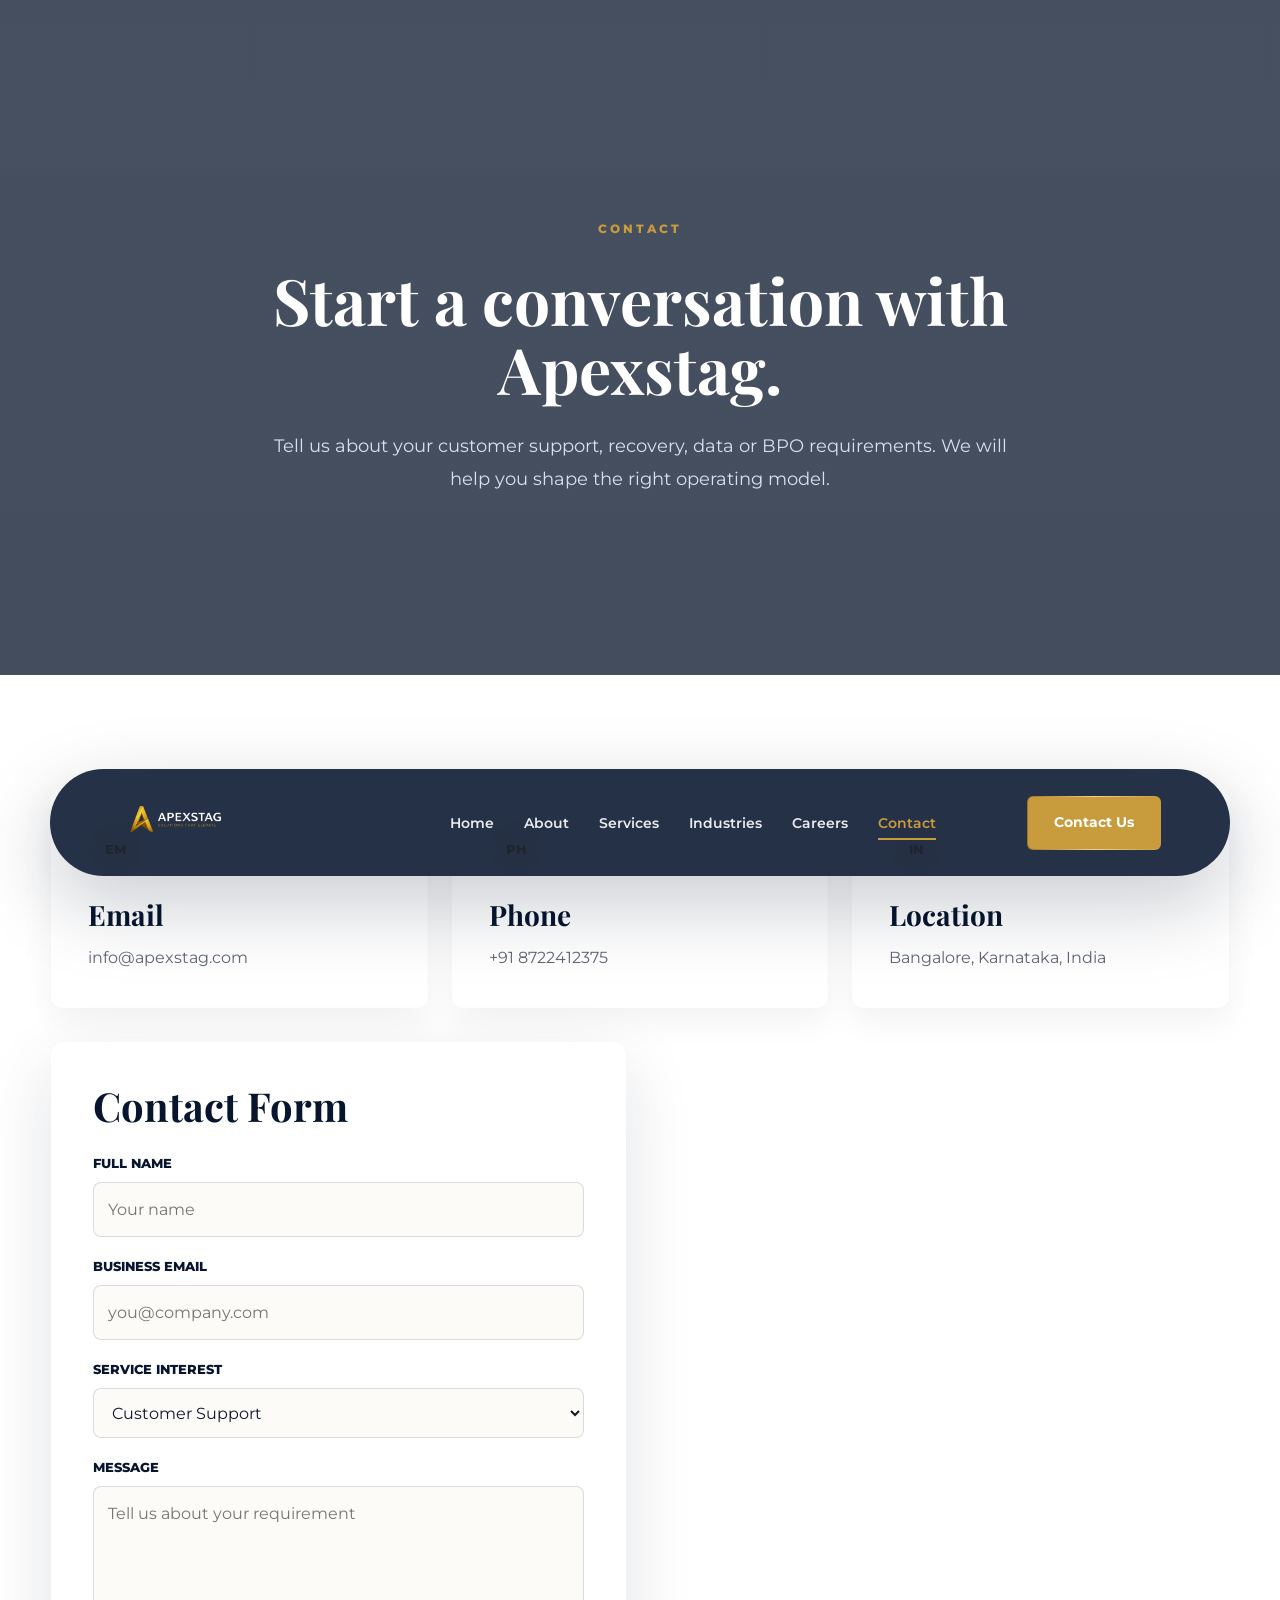
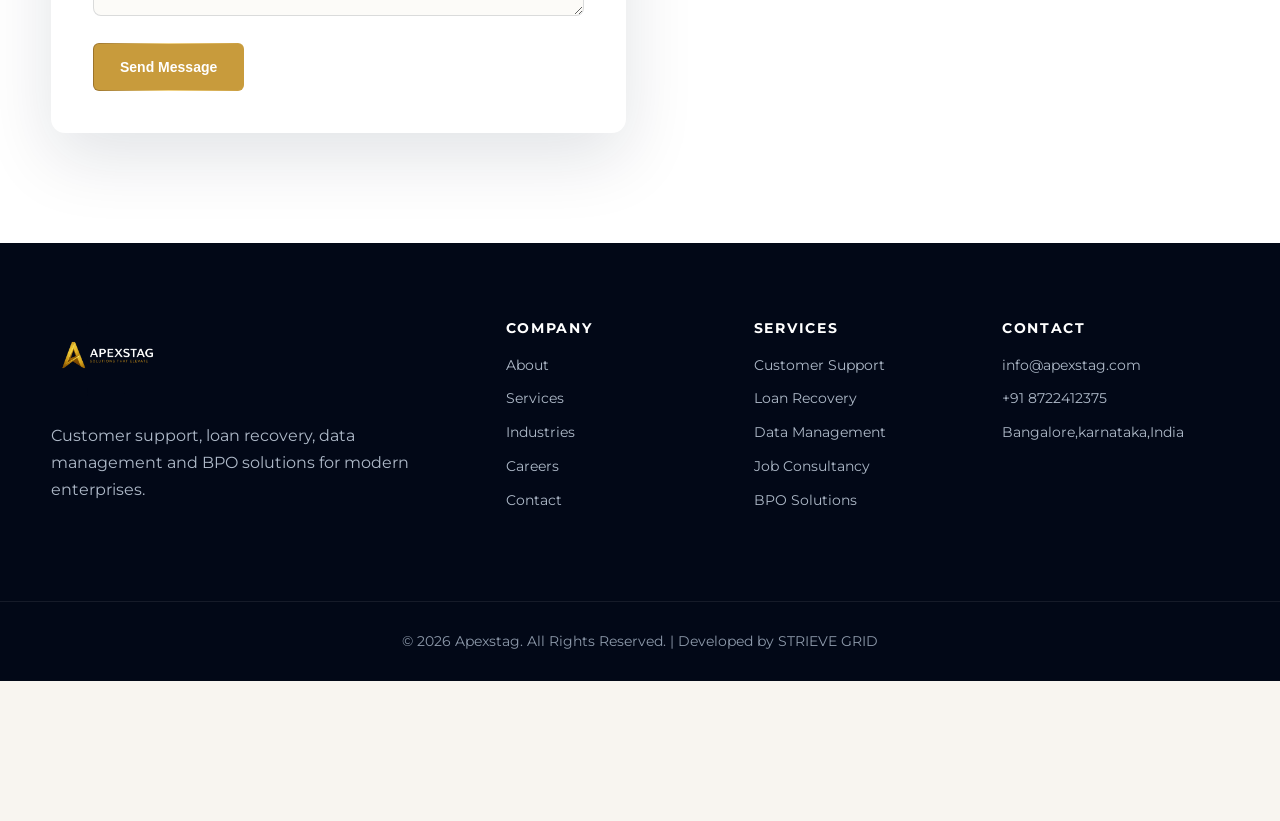
<file: contact.html>
<!DOCTYPE html>
<html lang="en">

<head>
    <meta charset="UTF-8">
    <meta name="viewport" content="width=device-width, initial-scale=1.0">
    <meta name="description" content="Contact Apexstag for customer support, loan recovery, data handling and BPO service partnerships.">
    <title>Contact Apexstag | Start a Business Conversation</title>
    <link rel="preconnect" href="https://fonts.googleapis.com">
    <link rel="preconnect" href="https://fonts.gstatic.com" crossorigin>
    <link href="https://fonts.googleapis.com/css2?family=Playfair+Display:wght@600;700;800&family=Montserrat:wght@300;400;500;600;700;800&display=swap" rel="stylesheet">
    <link href="https://unpkg.com/aos@2.3.4/dist/aos.css" rel="stylesheet">
    <link rel="stylesheet" href="style.css">
</head>

<body>
    <div class="page-transition"></div>
    <div class="scroll-progress" aria-hidden="true"></div>
    <header class="navbar">
        <div class="container nav-container">
            <a href="index.html" class="brand"><img src="apexstag logo white.png" alt="Apexstag"></a>
            <nav class="nav-menu" aria-label="Primary navigation">
                <ul class="nav-links">
                    <li><a href="index.html">Home</a></li>
                    <li><a href="about.html">About</a></li>
                    <li><a href="services.html">Services</a></li>
                    <li><a href="industries.html">Industries</a></li>
                    <li><a href="careers.html">Careers</a></li>
                    <li><a href="contact.html" class="active">Contact</a></li>
                </ul>
            </nav>
            <a href="contact.html" class="btn-primary nav-cta">Contact Us</a>
            <button class="menu-toggle" type="button" aria-label="Open navigation" aria-expanded="false"><span></span><span></span><span></span></button>
        </div>
    </header>

    <main>
        <!-- ================= HERO BANNER ================= -->
        <section class="page-hero contact-hero">
            <div class="container page-hero-content" data-aos="fade-up">
                <span class="eyebrow">Contact</span>
                <h1>Start a conversation with Apexstag.</h1>
                <p>Tell us about your customer support, recovery, data or BPO requirements. We will help you shape the right operating model.</p>
            </div>
        </section>

        <!-- ================= CONTACT INFORMATION ================= -->
        <section class="section white-section">
            <div class="container">
                <div class="contact-info-grid">
                    <article class="contact-card" data-aos="fade-up"><span class="card-icon">EM</span><h3>Email</h3><p>info@apexstag.com</p></article>
                    <article class="contact-card" data-aos="fade-up" data-aos-delay="100"><span class="card-icon">PH</span><h3>Phone</h3><p>+91 8722412375</p></article>
                    <article class="contact-card" data-aos="fade-up" data-aos-delay="200"><span class="card-icon">IN</span><h3>Location</h3><p>Bangalore, Karnataka, India</p></article>
                </div>

                <div class="contact-layout">
                    <form class="form-panel" data-aos="fade-right">
                        <h2>Contact Form</h2>
                        <div class="form-group"><label for="name">Full name</label><input id="name" type="text" placeholder="Your name"></div>
                        <div class="form-group"><label for="email">Business email</label><input id="email" type="email" placeholder="you@company.com"></div>
                        <div class="form-group"><label for="service">Service interest</label><select id="service"><option>Customer Support</option><option>Loan Recovery</option><option>Data Analysis</option><option>Data Handling</option><option>BPO Solutions</option></select></div>
                        <div class="form-group"><label for="message">Message</label><textarea id="message" placeholder="Tell us about your requirement"></textarea></div>
                        <button type="submit" class="btn-primary">Send Message</button>
                    </form>

                </div>
            </div>
        </section>
    </main>

    <footer class="footer" data-aos="fade-up">
        <div class="container footer-grid">
            <div>
                <a href="index.html" class="brand footer-brand"><img src="apexstag logo white.png" alt="Apexstag"></a>
                <p>Customer support, loan recovery, data management and BPO solutions for modern enterprises.</p>
            </div>
            <div>
                <h4>Company</h4>
                <ul>
                    <li><a href="about.html">About</a></li>
                    <li><a href="services.html">Services</a></li>
                    <li><a href="industries.html">Industries</a></li>
                    <li><a href="careers.html">Careers</a></li>
                    <li><a href="contact.html">Contact</a></li>

                </ul>
            </div>
            <div>
                <h4>Services</h4>
                <ul>
                    <li><a href="services.html">Customer Support</a></li>
                    <li><a href="services.html">Loan Recovery</a></li>
                    <li><a href="services.html">Data Management</a></li>
                    <li><a href="services.html">Job Consultancy</a></li>
                    <li><a href="services.html">BPO Solutions</a></li>
                </ul>
            </div>
            <div>
                <h4>Contact</h4>
                <ul>
                    <li>info@apexstag.com</li>
                   <li>+91 8722412375</li>
                    <li>Bangalore,karnataka,India</li>
                </ul>
            </div>
        </div>
        <div class="copyright">© 2026 Apexstag. All Rights Reserved. | Developed by STRIEVE GRID</div>
    </footer>
    <script src="https://unpkg.com/aos@2.3.4/dist/aos.js"></script><script src="script.js"></script>
</body>

</html>
</file>
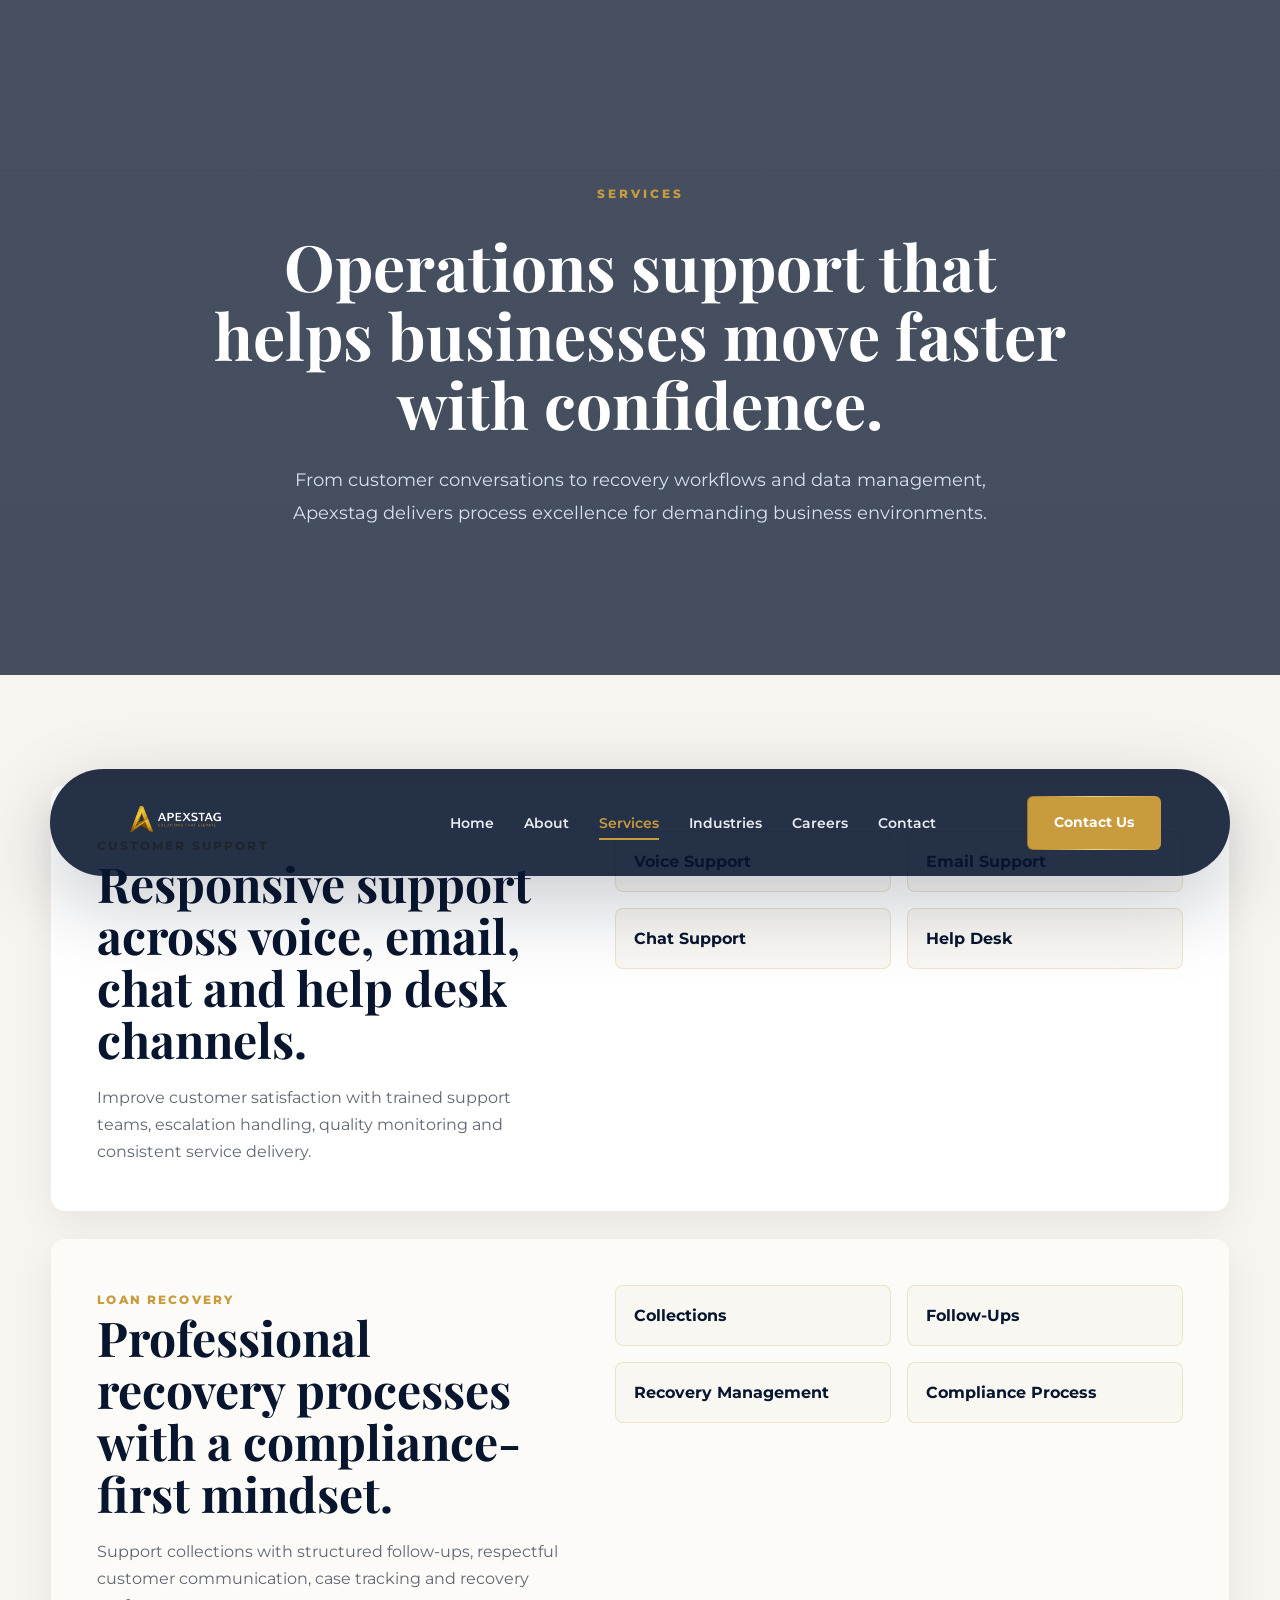
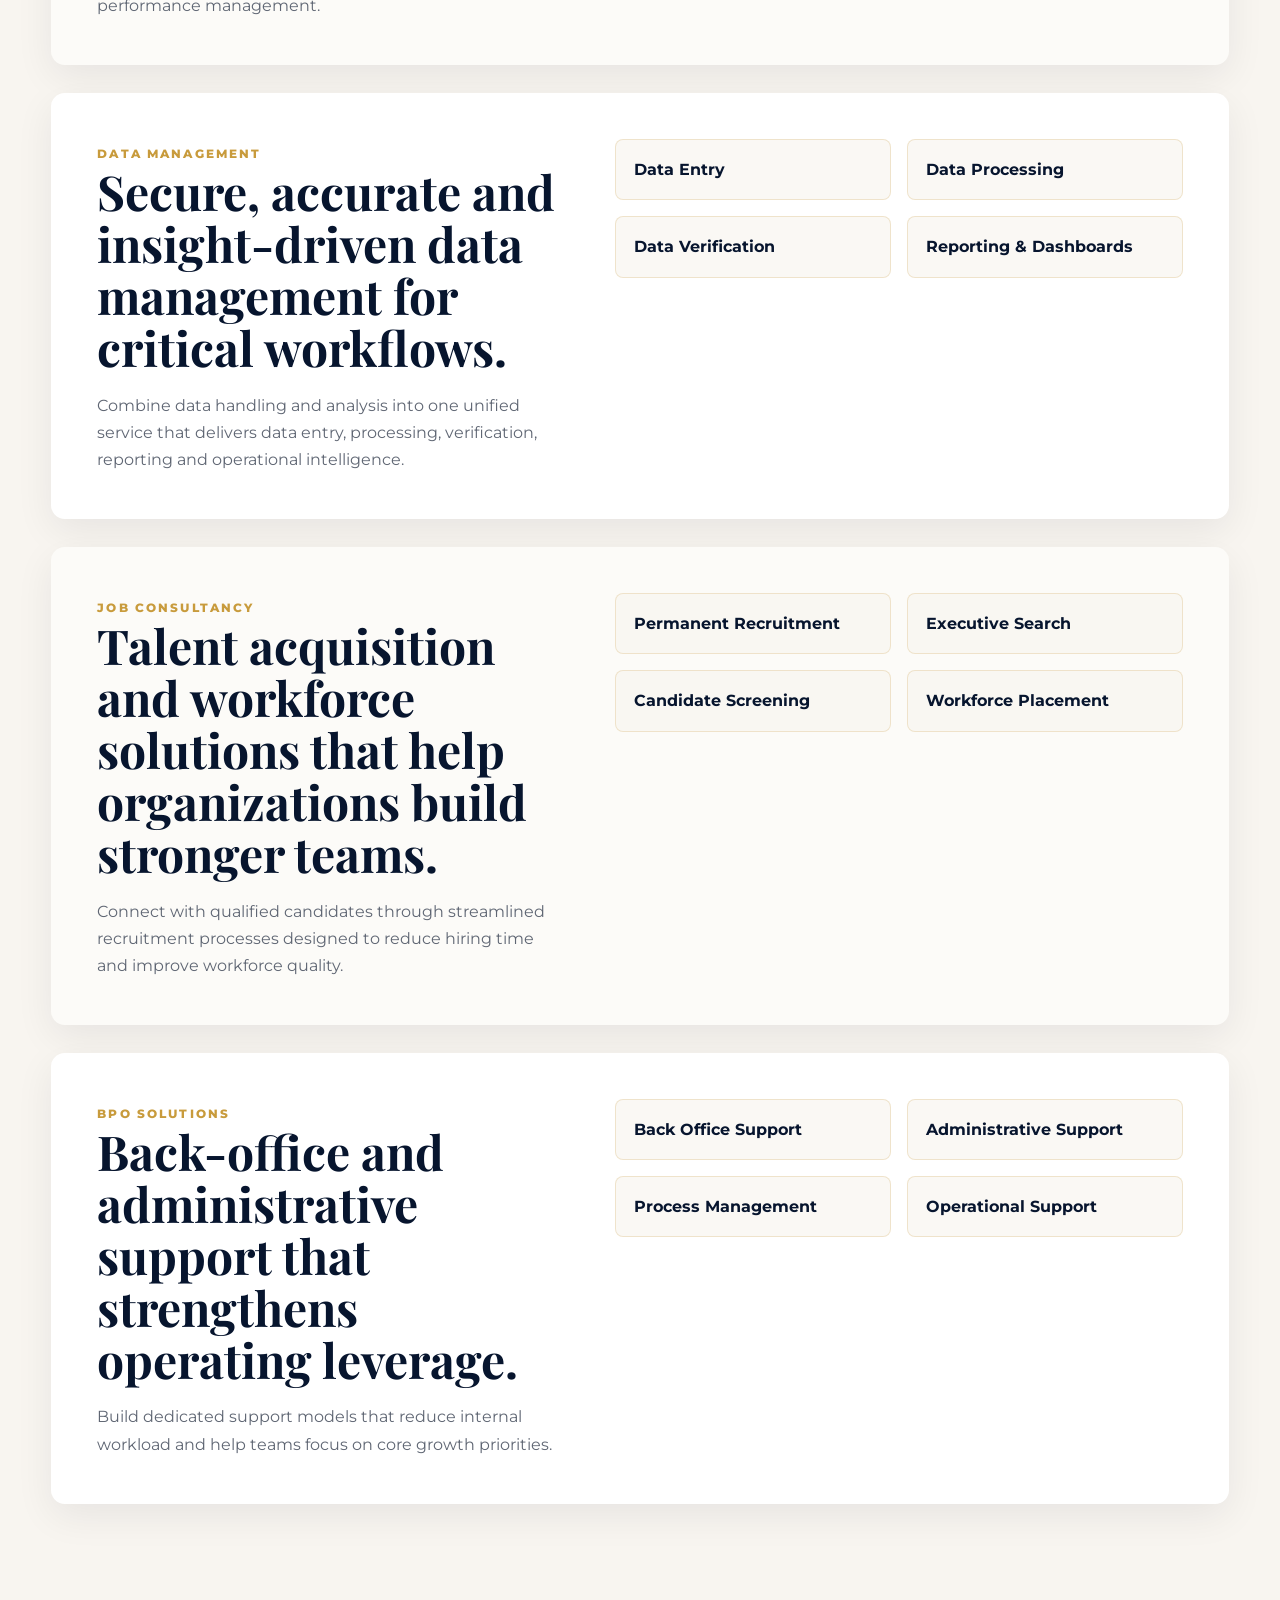
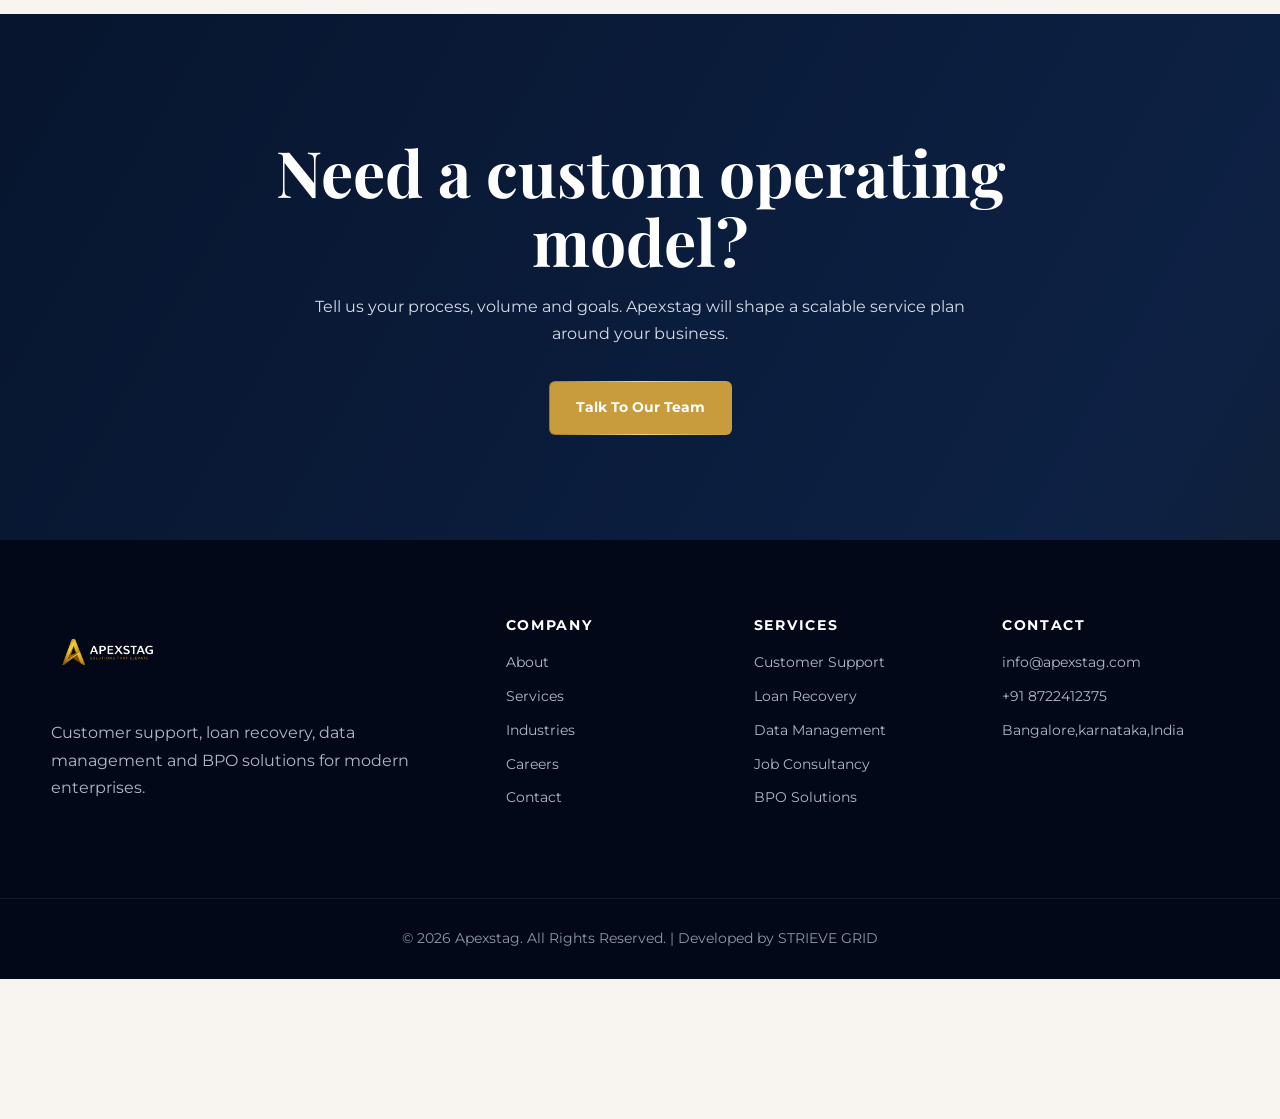
<file: services.html>
<!DOCTYPE html>
<html lang="en">

<head>
    <meta charset="UTF-8">
    <meta name="viewport" content="width=device-width, initial-scale=1.0">
    <meta name="description" content="Explore Apexstag services including customer support, loan recovery, data analysis, data handling and BPO solutions.">
    <title>Services | Apexstag</title>
    <link rel="preconnect" href="https://fonts.googleapis.com">
    <link rel="preconnect" href="https://fonts.gstatic.com" crossorigin>
    <link href="https://fonts.googleapis.com/css2?family=Playfair+Display:wght@600;700;800&family=Montserrat:wght@300;400;500;600;700;800&display=swap" rel="stylesheet">
    <link href="https://unpkg.com/aos@2.3.4/dist/aos.css" rel="stylesheet">
    <link rel="stylesheet" href="style.css">
</head>

<body>
    <div class="page-transition"></div>
    <div class="scroll-progress" aria-hidden="true"></div>
    <header class="navbar"><div class="container nav-container"><a href="index.html" class="brand"><img src="apexstag logo white.png" alt="Apexstag"></a><nav class="nav-menu" aria-label="Primary navigation"><ul class="nav-links"><li><a href="index.html">Home</a></li><li><a href="about.html">About</a></li><li><a href="services.html" class="active">Services</a></li><li><a href="industries.html">Industries</a></li><li><a href="careers.html">Careers</a></li><li><a href="contact.html">Contact</a></li></ul></nav><a href="contact.html" class="btn-primary nav-cta">Contact Us</a><button class="menu-toggle" type="button" aria-label="Open navigation" aria-expanded="false"><span></span><span></span><span></span></button></div></header>

    <main>
        <!-- ================= HERO BANNER ================= -->
        <section class="page-hero services-hero">
            <div class="container page-hero-content" data-aos="fade-up">
                <span class="eyebrow">Services</span>
                <h1>Operations support that helps businesses move faster with confidence.</h1>
                <p>From customer conversations to recovery workflows and data management, Apexstag delivers process excellence for demanding business environments.</p>
            </div>
        </section>

        <!-- ================= SERVICE DETAILS ================= -->
        <section class="section">
            <div class="container">
                <article class="service-detail" data-aos="fade-up">
                    <div><span class="eyebrow">Customer support</span><h2>Responsive support across voice, email, chat and help desk channels.</h2><p>Improve customer satisfaction with trained support teams, escalation handling, quality monitoring and consistent service delivery.</p></div>
                    <ul class="feature-list"><li>Voice Support</li><li>Email Support</li><li>Chat Support</li><li>Help Desk</li></ul>
                </article>
                <article class="service-detail" data-aos="fade-up">
                    <div><span class="eyebrow">Loan recovery</span><h2>Professional recovery processes with a compliance-first mindset.</h2><p>Support collections with structured follow-ups, respectful customer communication, case tracking and recovery performance management.</p></div>
                    <ul class="feature-list"><li>Collections</li><li>Follow-Ups</li><li>Recovery Management</li><li>Compliance Process</li></ul>
                </article>
                <article class="service-detail" data-aos="fade-up">
                    <div><span class="eyebrow">Data management</span><h2>Secure, accurate and insight-driven data management for critical workflows.</h2><p>Combine data handling and analysis into one unified service that delivers data entry, processing, verification, reporting and operational intelligence.</p></div>
                    <ul class="feature-list"><li>Data Entry</li><li>Data Processing</li><li>Data Verification</li><li>Reporting & Dashboards</li></ul>
                </article>
                
<article class="service-detail" data-aos="fade-up">
    <div>
        <span class="eyebrow">Job Consultancy</span>
        <h2>Talent acquisition and workforce solutions that help organizations build stronger teams.</h2>
        <p>Connect with qualified candidates through streamlined recruitment processes designed to reduce hiring time and improve workforce quality.</p>
    </div>
    <ul class="feature-list">
        <li>Permanent Recruitment</li>
        <li>Executive Search</li>
        <li>Candidate Screening</li>
        <li>Workforce Placement</li>
    </ul>
</article>


                <article class="service-detail" data-aos="fade-up">
                    <div><span class="eyebrow">BPO solutions</span><h2>Back-office and administrative support that strengthens operating leverage.</h2><p>Build dedicated support models that reduce internal workload and help teams focus on core growth priorities.</p></div>
                    <ul class="feature-list"><li>Back Office Support</li><li>Administrative Support</li><li>Process Management</li><li>Operational Support</li></ul>
                </article>
            </div>
        </section>

        <!-- ================= CTA ================= -->
        <section class="cta-section"><div class="container"><div class="cta-box" data-aos="fade-up"><h2>Need a custom operating model?</h2><p>Tell us your process, volume and goals. Apexstag will shape a scalable service plan around your business.</p><a href="contact.html" class="btn-primary">Talk To Our Team</a></div></div></section>
    </main>

     <footer class="footer" data-aos="fade-up">
        <div class="container footer-grid">
            <div>
                <a href="index.html" class="brand footer-brand"><img src="apexstag logo white.png" alt="Apexstag"></a>
                <p>Customer support, loan recovery, data management and BPO solutions for modern enterprises.</p>
            </div>
            <div>
                <h4>Company</h4>
                <ul>
                    <li><a href="about.html">About</a></li>
                    <li><a href="services.html">Services</a></li>
                    <li><a href="industries.html">Industries</a></li>
                    <li><a href="careers.html">Careers</a></li>
                    <li><a href="contact.html">Contact</a></li>

                </ul>
            </div>
            <div>
                <h4>Services</h4>
                <ul>
                    <li><a href="services.html">Customer Support</a></li>
                    <li><a href="services.html">Loan Recovery</a></li>
                    <li><a href="services.html">Data Management</a></li>
                    <li><a href="services.html">Job Consultancy</a></li>
                    <li><a href="services.html">BPO Solutions</a></li>
                </ul>
            </div>
            <div>
                <h4>Contact</h4>
                <ul>
                    <li>info@apexstag.com</li>
                    <li>+91 8722412375</li>
                    <li>Bangalore,karnataka,India</li>
                </ul>
            </div>
        </div>
        <div class="copyright">© 2026 Apexstag. All Rights Reserved. | Developed by STRIEVE GRID</div>
    </footer>
    <script src="https://unpkg.com/aos@2.3.4/dist/aos.js"></script><script src="script.js"></script>
</body>

</html>
</file>
<file: style.css>
/* =========================
   RESET & TOKENS
========================= */

* {
    box-sizing: border-box;
    margin: 0;
    padding: 0;
}

:root {
    --primary: #07152E;
    --primary-soft: #0D2144;
    --gold: #C89B3C;
    --gold-dark: #9C7329;
    --bg: #F8F5F0;
    --white: #FFFFFF;
    --text: #5F6673;
    --muted: #CBD5E1;
    --ink: #111827;
    --line: rgba(200, 155, 60, .22);
    --shadow: 0 24px 70px rgba(7, 21, 46, .12);
    --radius: 8px;
}

html {
    scroll-behavior: smooth;
}

body {
    background: var(--bg);
    color: var(--ink);
    font-family: "Montserrat", sans-serif;
    line-height: 1.7;
    overflow-x: hidden;
    animation: pageFade .8s ease both;
    padding-bottom: 140px;
}


body.is-leaving {
    animation: pageExit .28s ease both;
}

img {
    display: block;
    max-width: 100%;
}

a {
    color: inherit;
    text-decoration: none;
}

ul {
    list-style: none;
}

h1,
h2,
h3,
h4 {
    font-family: "Playfair Display", serif;
    line-height: 1.08;
}

.container {
    width: min(90%, 1400px);
    margin: 0 auto;
}

.page-transition {
    position: fixed;
    inset: 0;
    z-index: 2000;
    background: var(--primary);
    pointer-events: none;
    animation: pageReveal .85s ease forwards;
}

.scroll-progress {
    position: fixed;
    top: 0;
    left: 0;
    z-index: 1200;
    width: 100%;
    height: 3px;
    background: linear-gradient(90deg, var(--gold-dark), var(--gold), #F1D489);
    transform: scaleX(0);
    transform-origin: left center;
    will-change: transform;
}

/* =========================
   NAVBAR
========================= */

.navbar {
    position: fixed;
    bottom: 24px;
    left: 50%;
    transform: translateX(-50%);
    z-index: 1000;
    width: min(1180px, calc(100% - 44px));
    border-radius: 999px;
    padding: 16px 24px;
    background: rgba(7, 21, 46, .88);
    box-shadow: 0 28px 80px rgba(7, 21, 46, .22);
    transition: padding .35s ease, background .35s ease, box-shadow .35s ease, backdrop-filter .35s ease, transform .35s ease;
}

.navbar.scrolled {
    position: fixed;
    bottom: 24px;
    left: 50%;
    transform: translateX(-50%);
    width: min(1180px, calc(100% - 44px));
    border-radius: 999px;
    padding: 14px 22px;
    background: rgba(7, 21, 46, .96);
    backdrop-filter: blur(20px);
    box-shadow: 0 28px 90px rgba(0, 0, 0, .24);
}

body.bottom-nav {
    padding-bottom: 0;
}

.nav-container {
    display: flex;
    align-items: center;
    justify-content: space-between;
    gap: 28px;
}

.brand {
    display: inline-flex;
    align-items: center;
    flex: 0 0 auto;
}

.brand img {
    display: block;
    width: 240px;
    max-width: 40vw;
    height: auto;
    max-height: 75px;
    object-fit: contain;
    object-position: left center;
}

.nav-links {
    display: flex;
    align-items: center;
    gap: 30px;
}

.nav-links a {
    position: relative;
    color: var(--white);
    font-size: 14px;
    font-weight: 600;
    opacity: .9;
    transition: color .3s ease, opacity .3s ease;
}

.nav-links a::after {
    content: "";
    position: absolute;
    left: 0;
    bottom: -8px;
    width: 100%;
    height: 2px;
    background: var(--gold);
    transform: scaleX(0);
    transform-origin: right center;
    transition: transform .35s ease;
}

.nav-links a:hover,
.nav-links a.active {
    color: var(--gold);
    opacity: 1;
}

.nav-links a:hover::after,
.nav-links a.active::after {
    transform: scaleX(1);
    transform-origin: left center;
}

.menu-toggle {
    display: none;
    width: 44px;
    height: 44px;
    border: 1px solid rgba(255, 255, 255, .18);
    background: transparent;
    border-radius: var(--radius);
    cursor: pointer;
}

.menu-toggle span {
    display: block;
    width: 18px;
    height: 2px;
    margin: 5px auto;
    background: var(--white);
    transition: transform .3s ease, opacity .3s ease;
}

.menu-toggle.active span:nth-child(1) {
    transform: translateY(7px) rotate(45deg);
}

.menu-toggle.active span:nth-child(2) {
    opacity: 0;
}

.menu-toggle.active span:nth-child(3) {
    transform: translateY(-7px) rotate(-45deg);
}

/* =========================
   BUTTONS & GLOBAL SECTIONS
========================= */

.btn-primary,
.btn-secondary,
.btn-light {
    display: inline-flex;
    align-items: center;
    justify-content: center;
    min-height: 48px;
    padding: 14px 26px;
    border-radius: 6px;
    font-size: 14px;
    font-weight: 700;
    transition: transform .3s ease, box-shadow .3s ease, background .3s ease, border-color .3s ease, color .3s ease;
    will-change: transform;
}

.btn-primary {
    position: relative;
    overflow: hidden;
    border: 1px solid transparent;
    background: linear-gradient(var(--gold), var(--gold)) padding-box,
        linear-gradient(90deg, var(--gold-dark), #F1D489, var(--gold)) border-box;
    color: var(--white);
}

.btn-secondary {
    border: 1px solid rgba(200, 155, 60, .6);
    color: var(--white);
}

.btn-light {
    background: var(--white);
    color: var(--primary);
}

.btn-primary:hover,
.btn-secondary:hover,
.btn-light:hover {
    transform: translateY(-3px) scale(1.02);
    box-shadow: 0 16px 36px rgba(200, 155, 60, .22);
}

.text-link {
    display: inline-flex;
    margin-top: 22px;
    color: var(--gold);
    font-weight: 800;
}

.section {
    padding: 110px 0;
}

.white-section {
    background: var(--white);
}

.section-heading {
    max-width: 820px;
    margin: 0 auto 62px;
    text-align: center;
}

.section-heading span,
.eyebrow {
    display: inline-block;
    color: var(--gold);
    font-size: 12px;
    font-weight: 800;
    letter-spacing: .18em;
    text-transform: uppercase;
}

.section-heading h2,
.split-content h2,
.page-hero h1,
.hero h1,
.cta-box h2 {
    color: var(--primary);
    font-size: clamp(36px, 5vw, 64px);
}

.section-heading h2 {
    margin: 18px 0 18px;
}

.section-heading p,
.split-content p,
.page-hero p,
.cta-box p {
    color: var(--text);
    font-size: 16px;
}

.light h2,
.light p {
    color: var(--white);
}

.light p {
    opacity: .72;
}

/* =========================
   HERO
========================= */

.hero,
.page-hero {
    position: relative;
    overflow: hidden;
    background: linear-gradient(rgba(7, 21, 46, .88), rgba(7, 21, 46, .92)),
        var(--hero-image, url("https://images.unsplash.com/photo-1497366754035-f200968a6e72?auto=format&fit=crop&w=1800&q=80")) center/cover;
}

.home-hero {
    min-height: 88vh;
    display: flex;
    align-items: center;
    padding: 80px 0 120px;
}

/* Decorative hero overlays removed to avoid blocking content on small viewports */

.hero-container {
    position: relative;
    z-index: 1;
    display: grid;
    align-items: center;
    grid-template-columns: 1.05fr .95fr;
    gap: 70px;
}

.hero h1 {
    max-width: 780px;
    color: var(--white);
    font-size: clamp(46px, 6vw, 82px);
    margin: 20px 0 26px;
}

.hero h1 span {
    color: var(--gold);
}

.hero p {
    max-width: 680px;
    color: #D9E1EA;
    font-size: 17px;
}

.hero-actions {
    display: flex;
    flex-wrap: wrap;
    gap: 16px;
    margin-top: 34px;
}

.hero-visual,
.split-media,
.image-panel {
    overflow: hidden;
    border-radius: 12px;
    box-shadow: var(--shadow);
}

.hero-visual {
    position: relative;
    border: 1px solid rgba(200, 155, 60, .28);
}

.hero-visual img,
.split-media img,
.image-panel img {
    width: 100%;
    height: 100%;
    min-height: 420px;
    object-fit: cover;
    transition: transform .7s ease;
}

.hero-visual:hover img,
.split-media:hover img,
.image-panel:hover img {
    transform: scale(1.05);
}

.floating-stats {
    position: absolute;
    right: 24px;
    bottom: 24px;
    display: grid;
    grid-template-columns: repeat(2, 1fr);
    gap: 18px;
    width: min(390px, calc(100% - 48px));
    padding: 22px;
    border: 1px solid rgba(200, 155, 60, .36);
    border-radius: 12px;
    background: rgba(7, 21, 46, .72);
    backdrop-filter: blur(18px);
    animation: gentleFloat 5.5s ease-in-out infinite;
}

.floating-stats strong {
    display: block;
    color: var(--gold);
    font-family: "Playfair Display", serif;
    font-size: 34px;
    line-height: 1;
}

.floating-stats span {
    color: #D7DEE8;
    font-size: 13px;
}

.page-hero {
    min-height: 75vh;
    display: flex;
    align-items: center;
    justify-content: center;
    padding: 120px 0 80px;
    background: linear-gradient(rgba(7, 21, 46, .74), rgba(7, 21, 46, .75)),
        var(--hero-image, url("https://images.unsplash.com/photo-1497366754035-f200968a6e72?auto=format&fit=crop&w=1800&q=80")) center/cover no-repeat;
    background-size: 110%;
    animation: heroZoom 22s ease-in-out infinite alternate;
    scroll-margin-top: 104px;
}

.page-hero-content {
    position: relative;
    z-index: 1;
    max-width: 860px;
    display: flex;
    flex-direction: column;
    align-items: center;
    text-align: center;
    gap: 26px;
}

.page-hero h1 {
    color: var(--white);
    margin: 0;
    font-size: clamp(42px, 5vw, 64px);
    line-height: 1.08;
}

.page-hero p {
    max-width: 760px;
    color: rgba(229, 237, 247, .92);
    font-size: 18px;
    line-height: 1.85;
}

.page-hero .eyebrow {
    color: var(--gold);
    letter-spacing: .25em;
    font-size: 12px;
    text-transform: uppercase;
}

.page-hero .hero-actions {
    justify-content: center;
}

/* =========================
   HOME SECTIONS
========================= */

.stats-section {
    position: relative;
    z-index: 4;
    margin-top: -58px;
}

.stats-wrapper {
    display: grid;
    grid-template-columns: repeat(4, 1fr);
    gap: 22px;
    padding: 34px;
    border-radius: 14px;
    background: var(--white);
    box-shadow: 0 20px 55px rgba(7, 21, 46, .12);
}

.stat-box {
    text-align: center;
    transition: transform .35s ease;
}

.stat-box:hover {
    transform: translateY(-6px);
}

.stat-box h2 {
    color: var(--primary);
    font-size: clamp(34px, 4vw, 48px);
}

.stat-box p {
    color: var(--text);
    font-weight: 600;
}

.services-grid,
.value-grid,
.benefits-grid,
.positions-grid {
    display: grid;
    grid-template-columns: repeat(3, 1fr);
    gap: 28px;
}

.service-card,
.value-card,
.mission-card,
.benefit-card,
.position-card,
.contact-card {
    min-height: 100%;
    padding: 36px;
    border: 1px solid rgba(200, 155, 60, 0);
    border-radius: 12px;
    background: var(--white);
    box-shadow: 0 12px 34px rgba(7, 21, 46, .06);
    transition: transform .35s ease, border-color .35s ease, box-shadow .35s ease, background .35s ease, color .35s ease;
}

.service-card:hover,
.value-card:hover,
.mission-card:hover,
.benefit-card:hover,
.position-card:hover,
.contact-card:hover {
    transform: translateY(-10px);
    border-color: rgba(200, 155, 60, .58);
    box-shadow: var(--shadow);
}

.card-icon {
    display: inline-flex;
    align-items: center;
    justify-content: center;
    width: 54px;
    height: 54px;
    margin-bottom: 24px;
    border-radius: 50%;
    background: rgba(200, 155, 60, .12);
    color: var(--gold);
    font-size: 13px;
    font-weight: 800;
}
.service-card h3,
.value-card h3,
.mission-card h3,
.benefit-card h3,
.position-card h3,
.contact-card h3 {
    color: var(--primary);
    font-size: 28px;
    margin-bottom: 14px;
}

.service-card p,
.value-card p,
.mission-card p,
.benefit-card p,
.position-card p,
.contact-card p {
    color: var(--text);
}

.premium-card {
    background: var(--primary);
}

.premium-card h3,
.premium-card p {
    color: var(--white);
}

.premium-card p {
    opacity: .78;
}

.split-grid {
    display: grid;
    align-items: center;
    grid-template-columns: .95fr 1.05fr;
    gap: 70px;
}

.split-content h2 {
    margin: 18px 0 22px;
}

.trust-list,
.expertise-list {
    display: grid;
    gap: 18px;
    margin-top: 30px;
}

.trust-list div,
.expertise-list li {
    display: grid;
    grid-template-columns: 54px 1fr;
    gap: 18px;
    align-items: start;
    padding: 18px;
    border-left: 3px solid var(--gold);
    background: rgba(248, 245, 240, .8);
}

.trust-list strong,
.expertise-list strong {
    color: var(--gold);
    font-family: "Playfair Display", serif;
    font-size: 28px;
    line-height: 1;
}

.trust-list span,
.expertise-list span {
    color: var(--text);
    font-weight: 600;
}

.process-section {
    background: var(--primary);
}

.process-wrapper {
    position: relative;
    display: grid;
    grid-template-columns: repeat(4, 1fr);
    gap: 24px;
}

.process-wrapper::before {
    content: "";
    position: absolute;
    left: 7%;
    right: 7%;
    top: 34px;
    height: 1px;
    background: linear-gradient(90deg, rgba(200, 155, 60, 0), rgba(200, 155, 60, .65), rgba(200, 155, 60, 0));
    transform: scaleX(0);
    transform-origin: left center;
    transition: transform 1.1s ease;
}

.process-wrapper.aos-animate::before {
    transform: scaleX(1);
}

.process-step {
    position: relative;
    padding: 30px;
    border: 1px solid rgba(200, 155, 60, .22);
    border-radius: 12px;
    background: rgba(255, 255, 255, .055);
    text-align: center;
    transition: transform .35s ease, border-color .35s ease, background .35s ease;
}

.process-step:hover {
    transform: translateY(-8px);
    border-color: rgba(200, 155, 60, .55);
    background: rgba(255, 255, 255, .08);
}

.process-step span {
    display: inline-flex;
    align-items: center;
    justify-content: center;
    width: 66px;
    height: 66px;
    margin-bottom: 22px;
    border-radius: 50%;
    background: var(--gold);
    color: var(--white);
    font-weight: 800;
}

.process-step h3 {
    color: var(--white);
    font-size: 26px;
    margin-bottom: 12px;
}

.process-step p {
    color: #CBD5E1;
    font-size: 14px;
}

.industry-grid {
    display: grid;
    grid-template-columns: repeat(4, 1fr);
    gap: 22px;
}

.industry-card {
    display: flex;
    align-items: center;
    justify-content: center;
    min-height: 132px;
    padding: 28px;
    border-radius: 12px;
    background: var(--primary);
    color: var(--white);
    font-family: "Playfair Display", serif;
    font-size: 27px;
    font-weight: 700;
    text-align: center;
    transition: transform .35s ease, background .35s ease, color .35s ease, box-shadow .35s ease;
}

.industry-card:hover {
    transform: translateY(-8px);
    background: var(--gold);
    color: var(--white);
    box-shadow: 0 18px 45px rgba(200, 155, 60, .25);
}

.testimonial-carousel {
    max-width: 900px;
    margin: 0 auto;
    overflow: hidden;
}

.testimonial-track {
    display: flex;
    transition: transform .8s ease;
    will-change: transform;
}

.testimonial-card {
    flex: 0 0 100%;
    min-height: 285px;
    padding: 48px;
    border-radius: 12px;
    background: var(--white);
    box-shadow: var(--shadow);
}

.testimonial-card p {
    color: var(--primary);
    font-family: "Playfair Display", serif;
    font-size: clamp(25px, 3vw, 36px);
    line-height: 1.25;
}

/* =========================
   RESPONSIVE RULES
========================= */

/* Tablet and smaller: move navbar to top, enable mobile menu */
@media (max-width: 900px) {
    .nav-container {
        gap: 12px;
    }

    .brand img {
        width: 160px;
        max-height: 56px;
    }

    .nav-links {
        display: none;
        position: fixed; /* make independent of container to avoid clipping */
        /* place the menu above the floating bottom navbar */
        bottom: calc(72px + 12px);
        left: 50%;
        transform: translateX(-50%);
        background: rgba(7,21,46,0.98);
        border-radius: 12px;
        padding: 12px;
        flex-direction: column;
        gap: 8px;
        min-width: 220px;
        max-width: calc(100% - 40px);
        box-shadow: 0 18px 40px rgba(7,21,46,0.45);
        z-index: 2200;
        visibility: hidden;
        opacity: 0;
        pointer-events: none;
        transition: opacity .22s ease, transform .22s ease, visibility .22s;
    }

    .nav-menu.open .nav-links {
        display: flex;
    }

    .menu-toggle {
        display: inline-flex;
    }

    /* ensure nav-menu is the positioned ancestor for the dropdown */
    .nav-menu {
        position: relative;
    }

    .nav-links li a {
        display: block;
        padding: 10px 14px;
        color: var(--white);
        font-weight: 700;
    }

    /* force visible when open */
    .nav-menu.open .nav-links {
        display: flex !important;
        visibility: visible !important;
        opacity: 1 !important;
        pointer-events: auto !important;
        transform: translateX(-50%) translateY(0) !important;
    }

    .menu-toggle {
        z-index: 2300;
        position: relative;
    }

    .nav-cta {
        display: none;
    }

    .container {
        width: min(94%, 1100px);
    }

    .hero-container {
        grid-template-columns: 1fr;
        gap: 28px;
        padding: 28px 0;
    }

    /* hide decorative hero overlays on small and tablet screens */
    .hero::after,
    .page-hero::after,
    .hero-cursor-glow {
        display: none;
    }


/* Strong override for narrower viewports in case of caching or specificity issues */
@media (max-width: 1200px) {
    .hero::after,
    .page-hero::after,
    .hero-cursor-glow {
        display: none !important;
        opacity: 0 !important;
        visibility: hidden !important;
        transform: translate3d(0,0,0) scale(0) !important;
        pointer-events: none !important;
    }
}
    .hero-visual img,
    .split-media img,
    .image-panel img {
        min-height: 260px;
    }

    .services-grid,
    .value-grid,
    .benefits-grid,
    .positions-grid {
        grid-template-columns: repeat(2, 1fr);
    }

    .industry-grid {
        grid-template-columns: repeat(2, 1fr);
    }
}

/* Mobile: stack content, reduce paddings */
@media (max-width: 600px) {
    .container {
        width: min(96%, 960px);
    }

    .section {
        padding: 48px 0;
    }

    .hero.home-hero {
        min-height: 60vh;
        padding: 40px 0 60px;
    }

    .hero h1 {
        font-size: clamp(28px, 6vw, 40px);
    }

    .page-hero {
        padding: 60px 0 48px;
    }

    .split-grid {
        grid-template-columns: 1fr;
        gap: 28px;
    }

    .services-grid,
    .value-grid,
    .benefits-grid,
    .positions-grid,
    .industry-grid {
        grid-template-columns: 1fr;
    }

    .brand img {
        width: 140px;
        max-height: 48px;
    }

    .testimonial-card {
        padding: 28px;
        min-height: auto;
    }

    .hero-visual img,
    .split-media img,
    .image-panel img {
        min-height: 180px;
    }

    .form-grid {
        display: grid;
        grid-template-columns: 1fr;
        gap: 18px;
    }

    .form-panel {
        width: 100%;
        padding: 20px;
    }

    /* hide large decorative glows/overlays on small screens to avoid blocking content */
    .hero::after,
    .page-hero::after,
    .hero-cursor-glow {
        display: none;
    }
}

/* Small desktops / laptops: moderate widths */
@media (min-width: 901px) and (max-width: 1366px) {
    .container {
        width: min(92%, 1200px);
    }

    .services-grid,
    .value-grid,
    .benefits-grid,
    .positions-grid {
        grid-template-columns: repeat(3, 1fr);
    }

    .industry-grid {
        grid-template-columns: repeat(4, 1fr);
    }
}

.testimonial-card h4 {
    margin-top: 28px;
    color: var(--primary);
    font-family: "Montserrat", sans-serif;
    font-size: 16px;
}

.testimonial-card span {
    color: var(--gold);
    font-size: 13px;
    font-weight: 800;
    text-transform: uppercase;
}

.cta-section {
    padding: 105px 0;
    background: linear-gradient(120deg, var(--primary), var(--primary-soft), #211909, var(--primary));
    background-size: 260% 260%;
    animation: gradientDrift 13s ease infinite;
}

.cta-box {
    max-width: 900px;
    margin: 0 auto;
    text-align: center;
}

.cta-box h2 {
    margin: 18px 0;
    color: var(--white);
}

.cta-box p {
    max-width: 700px;
    margin: 0 auto 34px;
    color: #D5DCE7;
}

/* =========================
   ABOUT
========================= */

.about-hero {
    --hero-image: url("https://images.unsplash.com/photo-1521737711867-e3b97375f902?auto=format&fit=crop&w=1800&q=80");
}

.mission-grid {
    display: grid;
    grid-template-columns: repeat(2, 1fr);
    gap: 28px;
}

.mission-card {
    border-color: rgba(200, 155, 60, .28);
}

.mission-card h3 {
    font-size: 36px;
}

.about-values {
    background: var(--white);
}

.expertise-section {
    background: var(--primary);
}

.expertise-section .split-content h2,
.expertise-section .split-content p {
    color: var(--white);
}

.expertise-section .split-content p {
    opacity: .78;
}

.expertise-section .trust-list div {
    background: rgba(255, 255, 255, .06);
}

.expertise-section .trust-list span {
    color: #D7DEE8;
}

.founders-section {
    background: rgba(255, 255, 255, .95);
}

.founders-section .section-heading {
    margin-bottom: 42px;
}

.founder-grid {
    display: grid;
    grid-template-columns: repeat(2, minmax(0, 1fr));
    gap: 24px;
    justify-items: center;
}

.founder-card {
    width: min(420px, 100%);
    padding: 34px;
    border-radius: 18px;
    background: #fff;
    box-shadow: 0 22px 54px rgba(7, 21, 46, .08);
    border: 1px solid rgba(200, 155, 60, .12);
    transition: transform .35s ease, box-shadow .35s ease;
}

.founder-card:hover {
    transform: translateY(-6px);
    box-shadow: 0 28px 70px rgba(7, 21, 46, .14);
}

.founder-card h3 {
    font-size: clamp(28px, 3vw, 34px);
    margin-bottom: 10px;
    color: var(--primary);
}

.founder-card p {
    color: var(--text);
    font-weight: 600;
    letter-spacing: .02em;
}

@media (max-width: 768px) {
    .founder-grid {
        grid-template-columns: 1fr;
    }
}

/* =========================
   SERVICES PAGE
========================= */

.services-hero {
    --hero-image: url("https://images.unsplash.com/photo-1551836022-d5d88e9218df?auto=format&fit=crop&w=1800&q=80");
}

.service-detail {
    display: grid;
    grid-template-columns: .9fr 1.1fr;
    gap: 54px;
    align-items: start;
    padding: 46px;
    border-radius: 14px;
    background: var(--white);
    box-shadow: 0 12px 38px rgba(7, 21, 46, .07);
}

.service-detail + .service-detail {
    margin-top: 28px;
}

.service-detail:nth-child(even) {
    background: #FCFBF8;
}

.service-detail h2 {
    color: var(--primary);
    font-size: clamp(32px, 4vw, 48px);
}

.service-detail p {
    margin-top: 18px;
    color: var(--text);
}

.feature-list {
    display: grid;
    grid-template-columns: repeat(2, 1fr);
    gap: 16px;
}

.feature-list li {
    padding: 16px 18px;
    border: 1px solid rgba(200, 155, 60, .22);
    border-radius: 8px;
    background: rgba(248, 245, 240, .72);
    color: var(--primary);
    font-weight: 700;
}

/* =========================
   INDUSTRIES PAGE
========================= */

.industries-hero {
    --hero-image: url("https://images.unsplash.com/photo-1486406146926-c627a92ad1ab?auto=format&fit=crop&w=1800&q=80");
}

.industry-panel-grid {
    display: grid;
    grid-template-columns: repeat(4, 1fr);
    gap: 24px;
}

.industry-panel {
    min-height: 260px;
    overflow: hidden;
    border-radius: 12px;
    background: var(--primary);
    box-shadow: var(--shadow);
}

.industry-panel img {
    width: 100%;
    height: 150px;
    object-fit: cover;
    opacity: .82;
    transition: transform .6s ease, opacity .35s ease;
}

.industry-panel:hover img {
    transform: scale(1.06);
    opacity: 1;
}

.industry-panel div {
    padding: 24px;
}

.industry-panel h3 {
    color: var(--white);
    font-size: 25px;
}

.industry-panel p {
    margin-top: 10px;
    color: #CBD5E1;
    font-size: 14px;
}

/* =========================
   CAREERS & CONTACT
========================= */

.careers-hero {
    --hero-image: url("https://images.unsplash.com/photo-1556761175-4b46a572b786?auto=format&fit=crop&w=1800&q=80");
}

.contact-hero {
    --hero-image: url("https://images.unsplash.com/photo-1497366811353-6870744d04b2?auto=format&fit=crop&w=1800&q=80");
}

.position-card ul {
    margin: 18px 0 24px;
}

.position-card li {
    color: var(--text);
    margin-bottom: 8px;
}

.form-grid,
.contact-layout {
    display: grid;
    grid-template-columns: 1fr 1fr;
    gap: 28px;
}

.form-panel,
.map-placeholder {
    padding: 42px;
    border-radius: 14px;
    background: var(--white);
    box-shadow: var(--shadow);
}

.form-panel h2,
.map-placeholder h2 {
    color: var(--primary);
    font-size: 40px;
    margin-bottom: 24px;
}

.form-group {
    margin-bottom: 18px;
}

.form-group label {
    display: block;
    margin-bottom: 8px;
    color: var(--primary);
    font-size: 13px;
    font-weight: 800;
    text-transform: uppercase;
}

.form-group input,
.form-group select,
.form-group textarea {
    width: 100%;
    min-height: 50px;
    padding: 13px 14px;
    border: 1px solid rgba(7, 21, 46, .14);
    border-radius: 8px;
    background: #FCFBF8;
    color: var(--ink);
    font: inherit;
    transition: border-color .25s ease, box-shadow .25s ease;
}

.form-group textarea {
    min-height: 130px;
    resize: vertical;
}

.form-group input:focus,
.form-group select:focus,
.form-group textarea:focus {
    outline: none;
    border-color: var(--gold);
    box-shadow: 0 0 0 4px rgba(200, 155, 60, .12);
}

.form-note {
    margin-top: 18px;
    color: var(--gold);
    font-weight: 800;
}

.contact-info-grid {
    display: grid;
    grid-template-columns: repeat(3, 1fr);
    gap: 24px;
    margin-bottom: 34px;
}

.map-box {
    min-height: 360px;
    display: grid;
    place-items: center;
    border: 1px dashed rgba(200, 155, 60, .55);
    border-radius: 12px;
    background: linear-gradient(135deg, rgba(7, 21, 46, .92), rgba(13, 33, 68, .92)),
        url("https://images.unsplash.com/photo-1524661135-423995f22d0b?auto=format&fit=crop&w=1200&q=80") center/cover;
    color: var(--white);
    text-align: center;
}

.whatsapp-cta {
    margin-top: 24px;
    padding: 26px;
    border-radius: 12px;
    background: var(--primary);
    color: var(--white);
}

/* =========================
   FOOTER
========================= */

.footer {
    background: #020817;
    color: var(--white);
}

.footer-grid {
    display: grid;
    grid-template-columns: 2fr 1fr 1fr 1.1fr;
    gap: 42px;
    padding: 78px 0;
}

.footer-brand {
    display: inline-block;
    margin-bottom: 18px;
}

.footer-brand img {
    width: 210px;
    max-width: 100%;
    height: auto;
}

.footer p,
.footer li,
.footer a {
    color: #AEB9C8;
}

.footer h4 {
    margin-bottom: 18px;
    color: var(--white);
    font-family: "Montserrat", sans-serif;
    font-size: 14px;
    text-transform: uppercase;
    letter-spacing: .12em;
}

.footer li {
    margin-bottom: 10px;
    font-size: 14px;
}

.footer a:hover {
    color: var(--gold);
}

.copyright {
    padding: 28px 22px;
    border-top: 1px solid rgba(255, 255, 255, .08);
    color: #8D99AA;
    font-size: 14px;
    text-align: center;
}

/* =========================
   ANIMATIONS
========================= */

@keyframes pageFade {
    from { opacity: 0; }
    to { opacity: 1; }
}

@keyframes pageReveal {
    from { opacity: 1; transform: scaleY(1); transform-origin: top; }
    to { opacity: 0; transform: scaleY(0); transform-origin: top; }
}

@keyframes pageExit {
    from { opacity: 1; }
    to { opacity: 0; }
}

@keyframes gentleFloat {
    0%, 100% { transform: translate3d(0, 0, 0); }
    50% { transform: translate3d(0, -12px, 0); }
}

@keyframes heroZoom {
    from { background-size: 105%; }
    to { background-size: 112%; }
}

@keyframes gradientDrift {
    0%, 100% { background-position: 0% 50%; }
    50% { background-position: 100% 50%; }
}

/* =========================
   RESPONSIVE
========================= */

@media (max-width: 1200px) {
    .hero-container,
    .split-grid,
    .service-detail {
        gap: 42px;
    }

    .industry-panel-grid {
        grid-template-columns: repeat(3, 1fr);
    }
}

@media (max-width: 992px) {
    .nav-menu {
        position: fixed;
        bottom: 90px;
        top: auto;
        left: 5%;
        right: 5%;
        z-index: 1001;
        max-height: 0;
        overflow: hidden;
        border: 1px solid rgba(200, 155, 60, .24);
        border-radius: 12px;
        background: rgba(7, 21, 46, .98);
        box-shadow: var(--shadow);
        transition: max-height .35s ease;
    }

    .nav-menu.open {
        max-height: 460px;
    }

    .nav-links {
        display: grid;
        gap: 0;
        padding: 16px;
    }

    .nav-links a {
        display: block;
        padding: 13px 8px;
    }

    .nav-cta {
        display: none;
    }

    .menu-toggle {
        display: block;
    }

    .hero-container,
    .split-grid,
    .service-detail,
    .form-grid,
    .contact-layout {
        grid-template-columns: 1fr;
    }

    .hero-visual img,
    .split-media img,
    .image-panel img {
        min-height: 340px;
    }

    .stats-wrapper,
    .industry-grid,
    .process-wrapper,
    .footer-grid,
    .contact-info-grid {
        grid-template-columns: repeat(2, 1fr);
    }

    .services-grid,
    .value-grid,
    .benefits-grid,
    .positions-grid,
    .industry-panel-grid {
        grid-template-columns: repeat(2, 1fr);
    }

    .process-wrapper::before {
        display: none;
    }
}

@media (max-width: 768px) {
    .section {
        padding: 78px 0;
    }

    .home-hero,
    .page-hero {
        padding: 90px 0 72px;
        min-height: 70vh;
    }

    .hero-actions {
        flex-direction: column;
    }

    .btn-primary,
    .btn-secondary,
    .btn-light {
        width: 100%;
    }

    .floating-stats {
        position: relative;
        right: auto;
        bottom: auto;
        width: 100%;
        margin-top: -10px;
        animation: none;
    }

    .stats-wrapper,
    .services-grid,
    .value-grid,
    .benefits-grid,
    .positions-grid,
    .industry-grid,
    .industry-panel-grid,
    .process-wrapper,
    .footer-grid,
    .mission-grid,
    .feature-list,
    .contact-info-grid {
        grid-template-columns: 1fr;
    }

    .service-card,
    .value-card,
    .mission-card,
    .benefit-card,
    .position-card,
    .contact-card,
    .service-detail,
    .form-panel,
    .map-placeholder {
        padding: 28px;
    }

    .testimonial-card {
        padding: 32px;
        min-height: 330px;
    }

    .hero-cursor-glow,
    .hero::after,
    .page-hero::after {
        display: none;
    }

    [data-aos-delay] {
        transition-delay: 0s !important;
    }
}

/* Final mobile cleanup override for all pages */
@media (max-width: 900px) {
    .navbar {
        bottom: 24px;
        top: auto;
        left: 50%;
        transform: translateX(-50%);
        width: min(1180px, calc(100% - 44px));
        border-radius: 999px;
    }

    .nav-menu {
        position: fixed;
        bottom: 90px;
        left: 5%;
        right: 5%;
        max-height: 0;
        overflow: hidden;
        border: 1px solid rgba(200, 155, 60, .24);
        border-radius: 16px;
        background: rgba(7, 21, 46, .98);
        box-shadow: 0 28px 80px rgba(7, 21, 46, .18);
        transition: max-height .35s ease;
        z-index: 1200;
    }

    .nav-menu.open {
        max-height: 460px;
    }

    .nav-links {
        display: grid;
        gap: 0;
        padding: 16px;
    }

    .nav-links li a {
        display: block;
        padding: 14px 16px;
    }

    .menu-toggle {
        display: inline-flex;
    }

    .nav-cta {
        display: none;
    }

    .hero-container,
    .split-grid,
    .service-detail,
    .form-grid,
    .contact-layout,
    .industry-panel-grid,
    .mission-grid,
    .founder-grid,
    .services-grid,
    .value-grid,
    .benefits-grid,
    .positions-grid,
    .industry-grid,
    .feature-list,
    .contact-info-grid,
    .process-wrapper,
    .footer-grid {
        grid-template-columns: 1fr !important;
    }

    .hero-visual img,
    .split-media img,
    .image-panel img {
        min-height: 220px;
    }

    .home-hero,
    .page-hero {
        padding: 70px 0 48px;
        min-height: auto;
    }

    .page-hero-content {
        gap: 20px;
    }

    .section {
        padding: 56px 0;
    }

    .section-heading {
        margin-bottom: 42px;
    }
}

@media (max-width: 480px) {
    .brand img {
        width: 150px;
        height: 46px;
    }

    .stats-wrapper {
        padding: 24px;
    }

    .floating-stats {
        grid-template-columns: 1fr;
    }
}

@media (prefers-reduced-motion: reduce) {
    *,
    *::before,
    *::after {
        animation-duration: .01ms !important;
        animation-iteration-count: 1 !important;
        scroll-behavior: auto !important;
        transition-duration: .01ms !important;
    }
}
</file>
